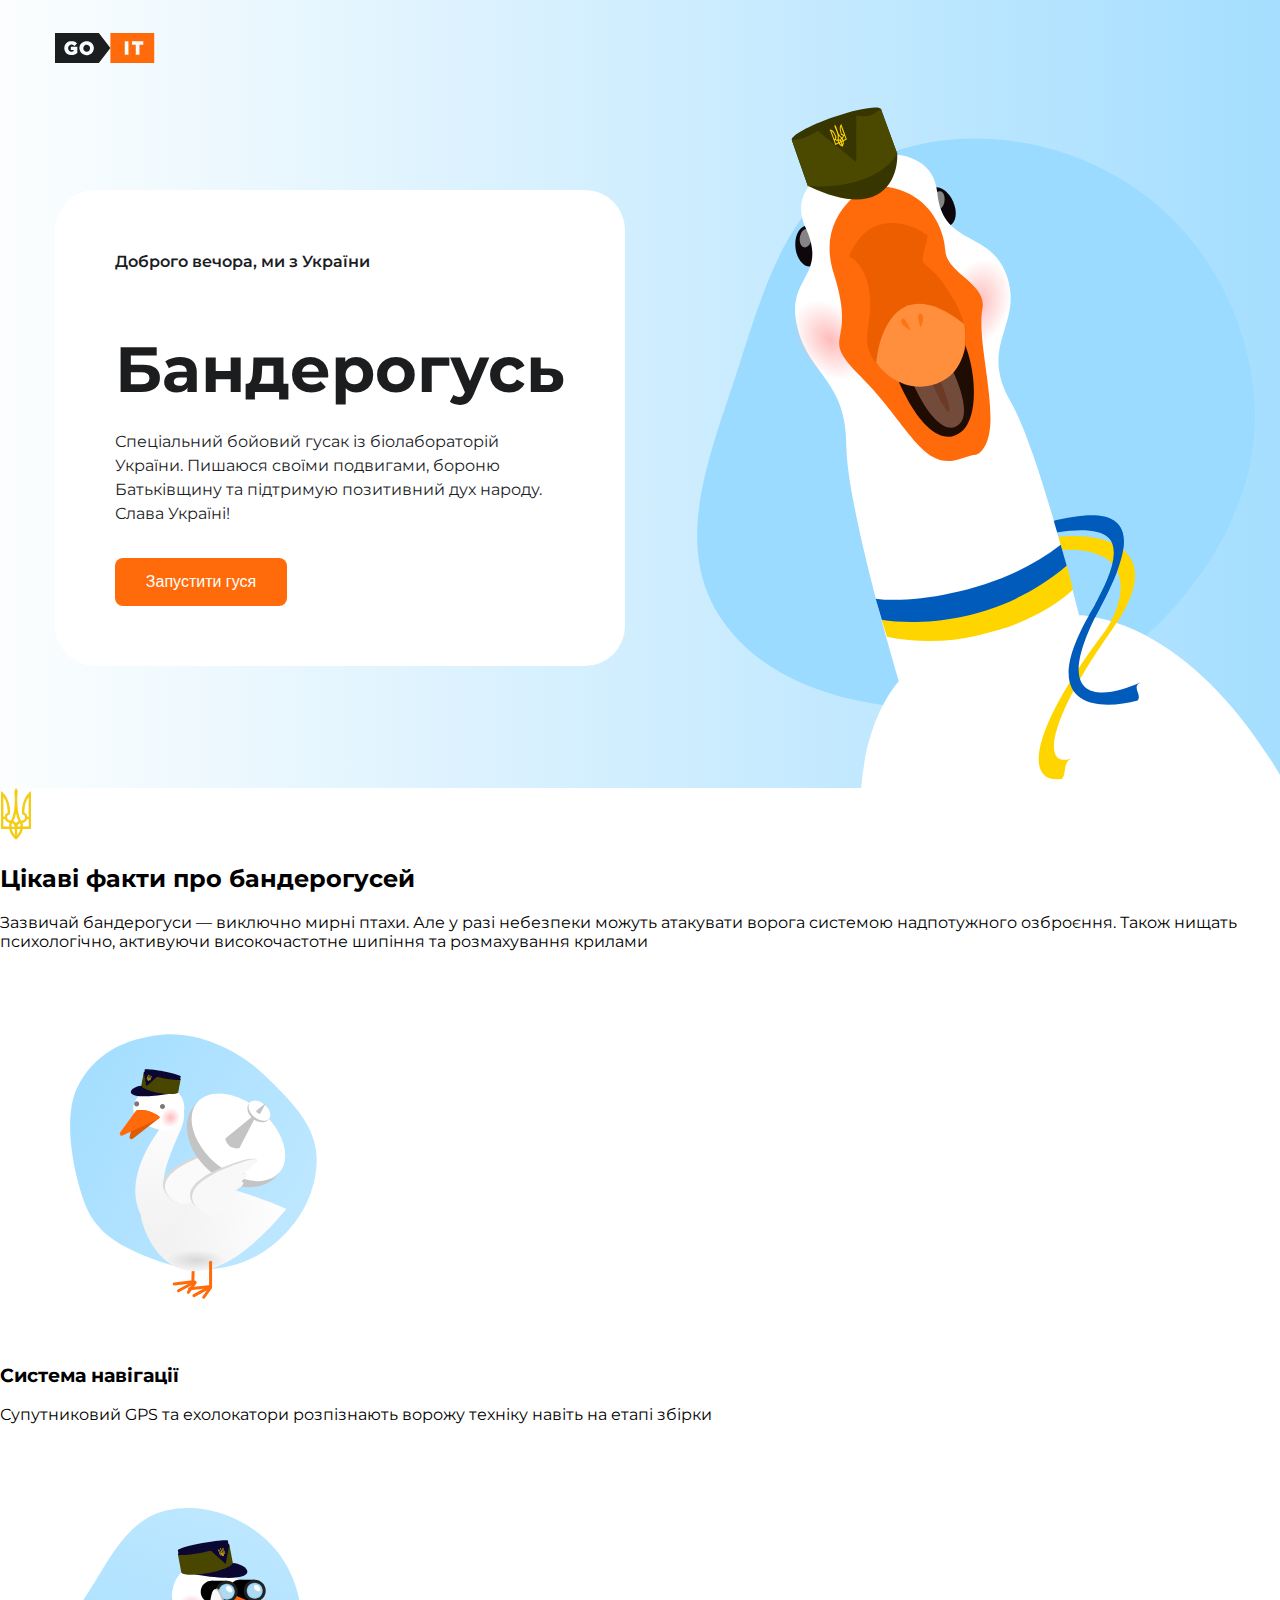
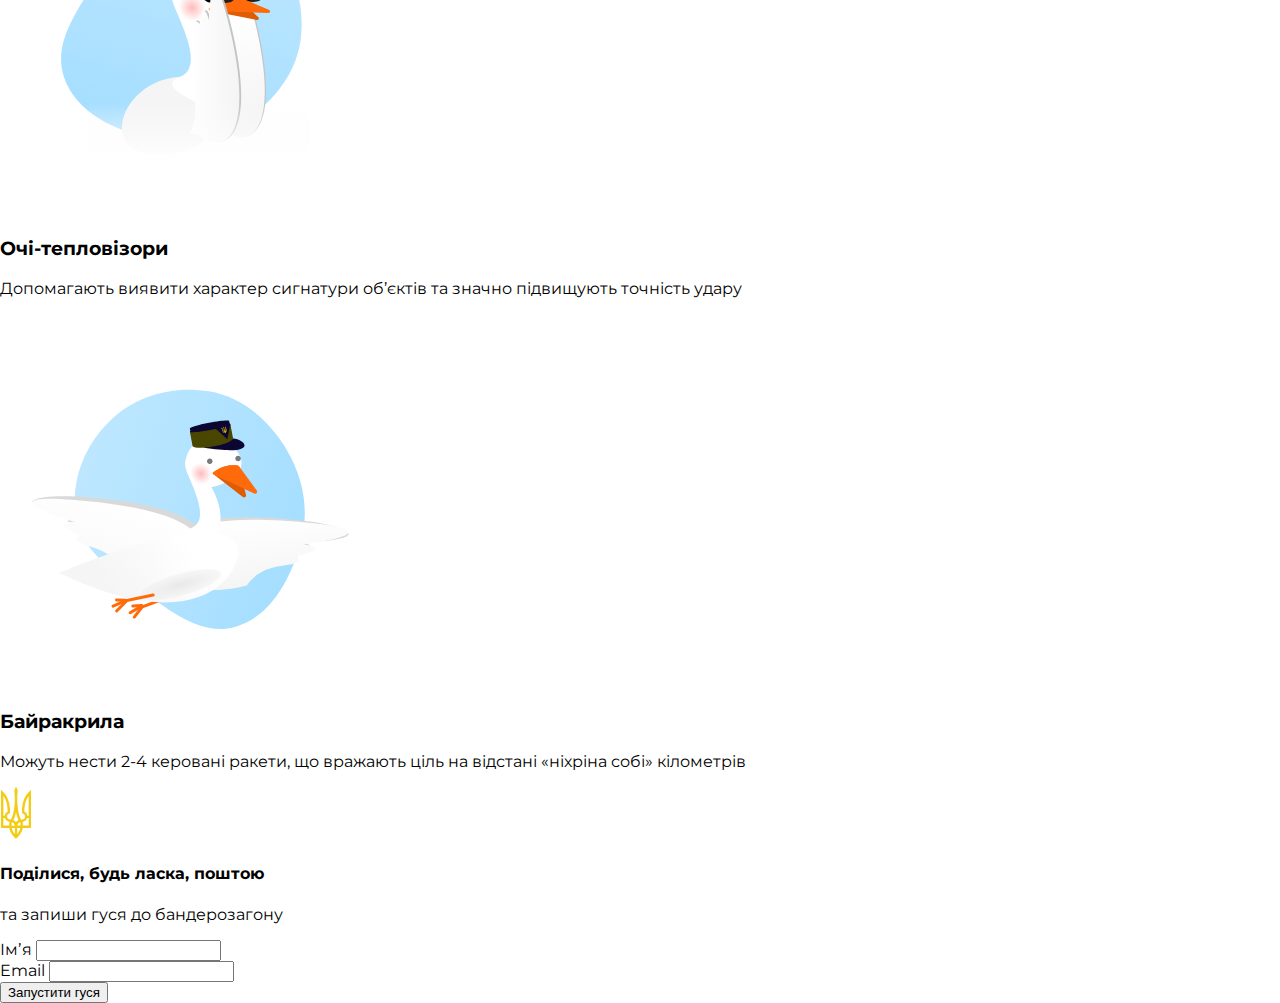
<file: 04 banderogus/index.html>
<!DOCTYPE html>
<html lang="en">
<head>
  <meta charset="UTF-8">
  <meta name="viewport" content="width=device-width, user-scalable=no, initial-scale=1.0, maximum-scale=1.0, minimum-scale=1.0">
  <meta http-equiv="X-UA-Compatible" content="ie=edge">
  <title>Banderogus</title>

  <link rel="preconnect" href="https://fonts.googleapis.com">
  <link rel="preconnect" href="https://fonts.gstatic.com" crossorigin>
  <link href="https://fonts.googleapis.com/css2?family=Montserrat:ital,wght@0,100..900;1,100..900&display=swap" rel="stylesheet">
  <link rel="stylesheet" href="css/styles.css">
  <link rel="preload" href="img/gus-anim.gif" as="image">
</head>
<body>
  <section class="main-page">
    <div class="logo-wrapper">
      <img src="img/logo.svg" alt="GoIT logo" class="logo">
    </div>
    <div class="wrapper">
      <div class="main-page-text-container">
        <p class="main-page-hello-text">Доброго вечора, ми з України</p>
        <h1 class="main-page-title">Бандерогусь</h1>
        <p class="main-page-description">Спеціальний бойовий гусак із біолабораторій України. Пишаюся своїми подвигами, бороню Батьківщину та підтримую позитивний дух народу. Слава Україні!</p>
        <button class="main-page-button" id="go-to-form-btn">Запустити гуся</button>
      </div>
      <img src="img/gus.svg" alt="Banderogus">
    </div>
  </section>

  <section class="facts">
    <img src="img/trezub.svg" alt="Trezub" class="facts-trezub">
    <h2 class="facts-title">Цікаві факти про бандерогусей</h2>
    <p class="facts-title-description">
      Зазвичай бандерогуси — виключно мирні птахи. Але у разі небезпеки можуть атакувати ворога системою надпотужного озброєння. Також нищать психологічно, активуючи високочастотне шипіння та розмахування крилами
    </p>

    <div class="facts-list">
      <div class="facts-item">
        <img src="img/gus1.svg" alt="Gus fact 1" />
        <h3 class="facts-item-title">Система навігації</h3>
        <p class="facts-item-description">
          Супутниковий GPS та ехолокатори розпізнають ворожу техніку навіть на етапі збірки
        </p>
      </div>

      <div class="facts-item">
        <img src="img/gus2.svg" alt="Gus fact 2" />
        <h3 class="facts-item-title">Очі-тепловізори</h3>
        <p class="facts-item-description">
          Допомагають виявити характер сигнатури об’єктів та значно підвищують точність удару
        </p>
      </div>

      <div class="facts-item">
        <img src="img/gus3.svg" alt="Gus fact 3" />
        <h3 class="facts-item-title">Байракрила</h3>
        <p class="facts-item-description">
          Можуть нести 2-4 керовані ракети, що вражають ціль на відстані «ніхріна собі» кілометрів
        </p>
      </div>
    </div>
  </section>

  <section class="form-container">
    <form action="#" class="form" id="form">
      <img src="img/trezub.svg" alt="Trezub" />
      <h4 class="form-title">Поділися, будь ласка, поштою</h4>
      <p class="form-description">та запиши гуся до бандерозагону</p>

      <div class="form-field">
        <label for="user-name" class="form-field-label">Імʼя</label>
        <input type="text" id="user-name" class="form-input" />
      </div>

      <div class="form-field">
        <label for="user-email" class="form-field-label">Email</label>
        <input type="email" id="user-email" class="form-input" />
      </div>

      <button class="form-button" id="launch-btn" type="submit">
        Запустити гуся
      </button>
    </form>
  </section>

  <script src="js/form.js"></script>
</body>
</html>
</file>
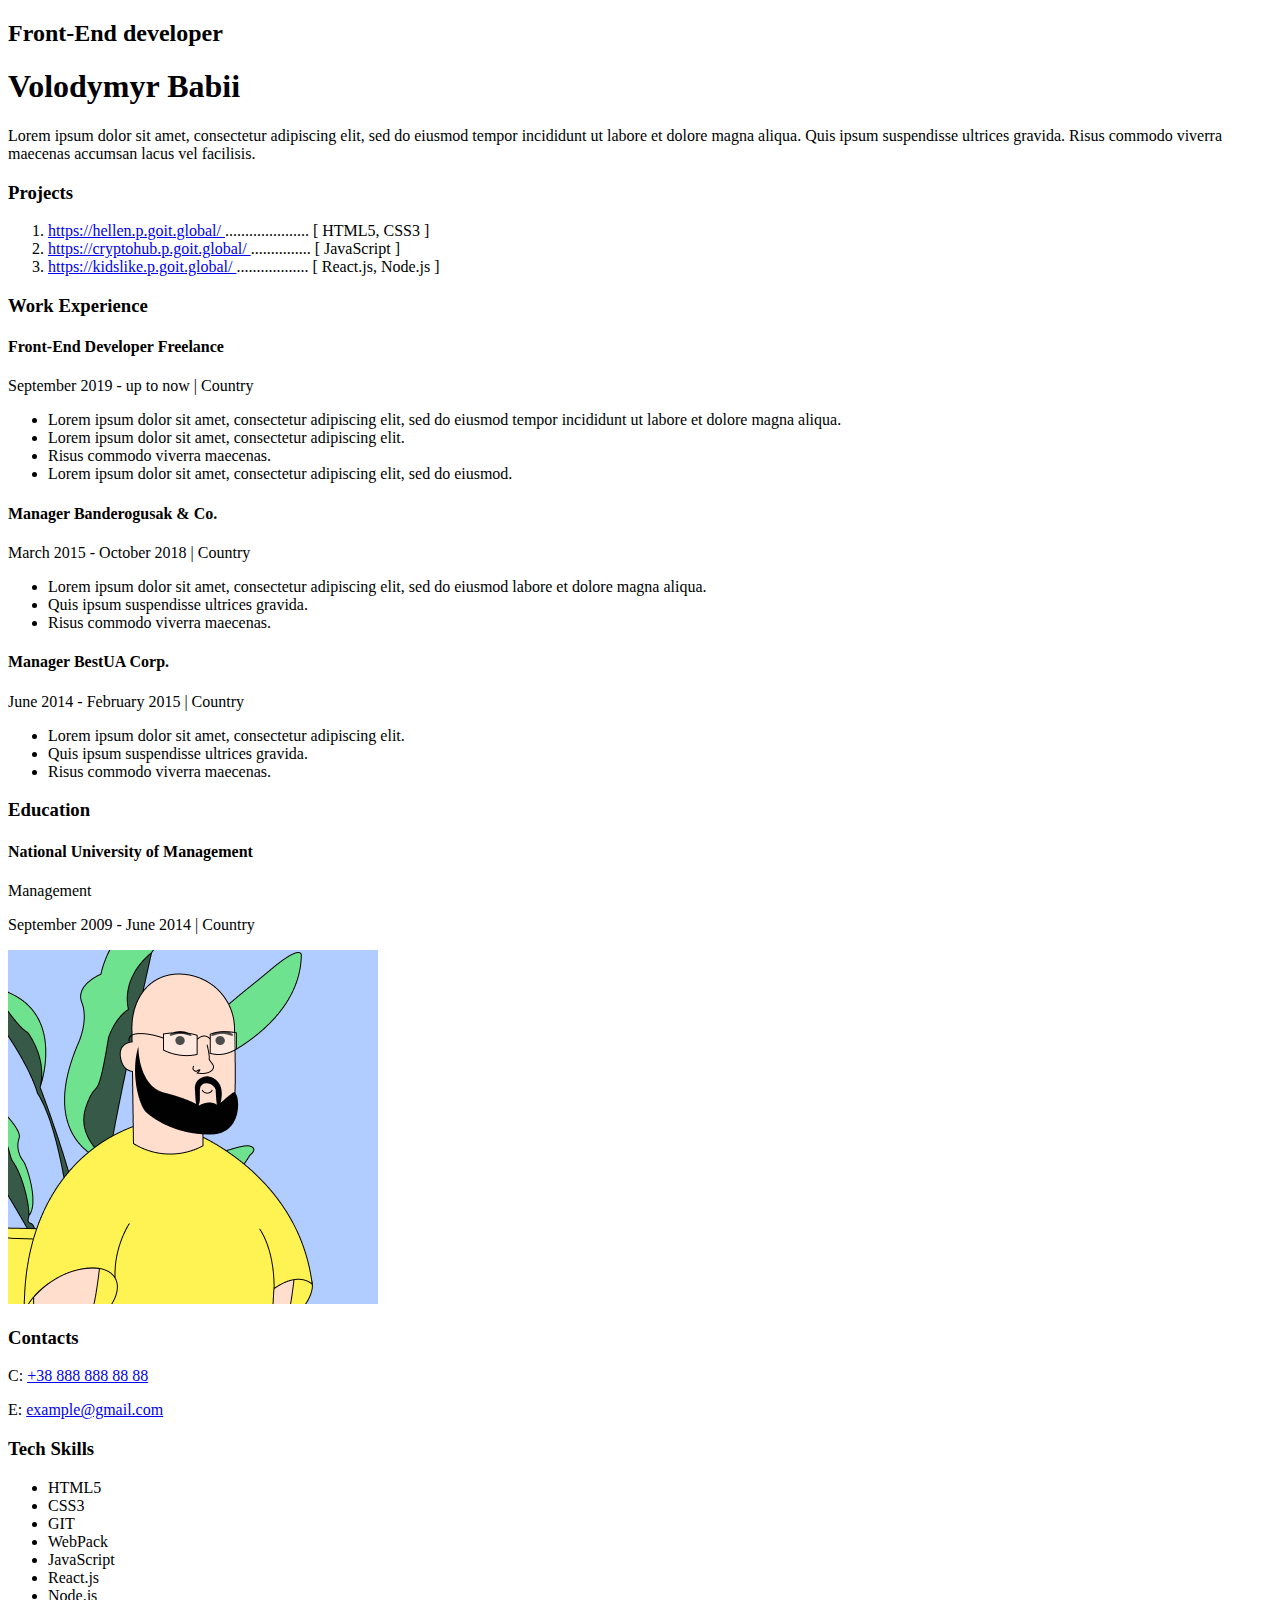
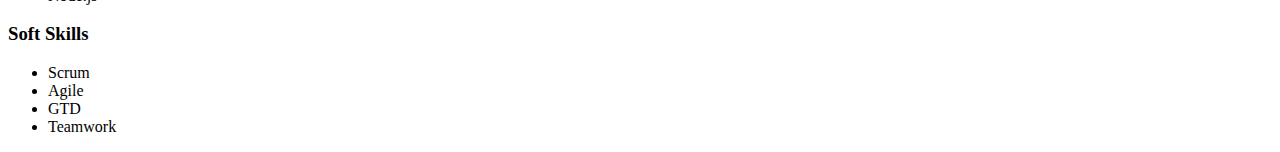
<file: 05 resume/index.html>
<!DOCTYPE html>
<html lang="en">
<head>
  <meta charset="UTF-8">
  <meta name="viewport" content="width=device-width, user-scalable=no, initial-scale=1.0, maximum-scale=1.0, minimum-scale=1.0">
  <meta http-equiv="X-UA-Compatible" content="ie=edge">
  <title>Resume</title>
</head>
<body>
  <div>
    <div>
      <h2>Front-End developer</h2>
      <h1>Volodymyr Babii</h1>
      <p>Lorem ipsum dolor sit amet, consectetur adipiscing elit, sed do eiusmod tempor incididunt ut labore et dolore magna aliqua. Quis ipsum suspendisse ultrices gravida. Risus commodo viverra maecenas accumsan lacus vel facilisis. </p>
    </div>
  </div>

  <div>
    <h3>Projects</h3>

    <ol>
      <li>
        <a href="https://hellen.p.goit.global/" target="_blank">
          https://hellen.p.goit.global/
        </a>
        .....................
        [ HTML5, CSS3 ]
      </li>
      <li>
        <a href="https://cryptohub.p.goit.global/" target="_blank">
          https://cryptohub.p.goit.global/
        </a>
        ...............
        [ JavaScript ]
      </li>
      <li>
        <a href="https://kidslike.p.goit.global/" target="_blank">
          https://kidslike.p.goit.global/
        </a>
        ..................
        [ React.js, Node.js ]
      </li>
    </ol>
  </div>

  <div>
    <h3>Work Experience</h3>

    <div>
      <h4>Front-End Developer Freelance</h4>
      <p>September 2019 - up to now   |   Country</p>
      <ul>
        <li>Lorem ipsum dolor sit amet, consectetur adipiscing elit, sed do eiusmod tempor incididunt ut labore et dolore magna aliqua.</li>
        <li>Lorem ipsum dolor sit amet, consectetur adipiscing elit.</li>
        <li>Risus commodo viverra maecenas.</li>
        <li>Lorem ipsum dolor sit amet, consectetur adipiscing elit, sed do eiusmod.</li>
      </ul>
    </div>
    <div>
      <h4>Manager Banderogusak & Co.</h4>
      <p>March 2015 - October 2018   |   Country</p>
      <ul>
        <li>Lorem ipsum dolor sit amet, consectetur adipiscing elit, sed do eiusmod labore et dolore magna aliqua.</li>
        <li>Quis ipsum suspendisse ultrices gravida.</li>
        <li>Risus commodo viverra maecenas.</li>
      </ul>
    </div>
    <div>
      <h4>Manager BestUA Corp.</h4>
      <p>June 2014 - February 2015   |   Country</p>
      <ul>
        <li>Lorem ipsum dolor sit amet, consectetur adipiscing elit.</li>
        <li>Quis ipsum suspendisse ultrices gravida.</li>
        <li>Risus commodo viverra maecenas.</li>
      </ul>
    </div>
  </div>

  <div>
    <h3>Education</h3>

    <div>
      <h4>National University of Management</h4>
      <p>Management</p>
      <p>September 2009 - June 2014   |   Country</p>
    </div>
  </div>

  <!-- Sidebar-->
  <aside>
    <img src="img/my-photo.png" alt="My photo" width="370">

    <div>
      <h3>Contacts</h3>

      <p>C: <a href="tel:+388888888888">+38 888 888 88 88</a></p>
      <p>E: <a href="mailto:example@gmail.com">example@gmail.com</a></p>
    </div>

    <div>
      <h3>Tech Skills</h3>

      <ul>
        <li>HTML5</li>
        <li>CSS3</li>
        <li>GIT</li>
        <li>WebPack</li>
        <li>JavaScript</li>
        <li>React.js</li>
        <li>Node.js</li>
      </ul>
    </div>

    <div>
      <h3>Soft Skills</h3>

      <ul>
        <li>Scrum</li>
        <li>Agile</li>
        <li>GTD</li>
        <li>Teamwork</li>
      </ul>
    </div>
  </aside>
</body>
</html>
</file>
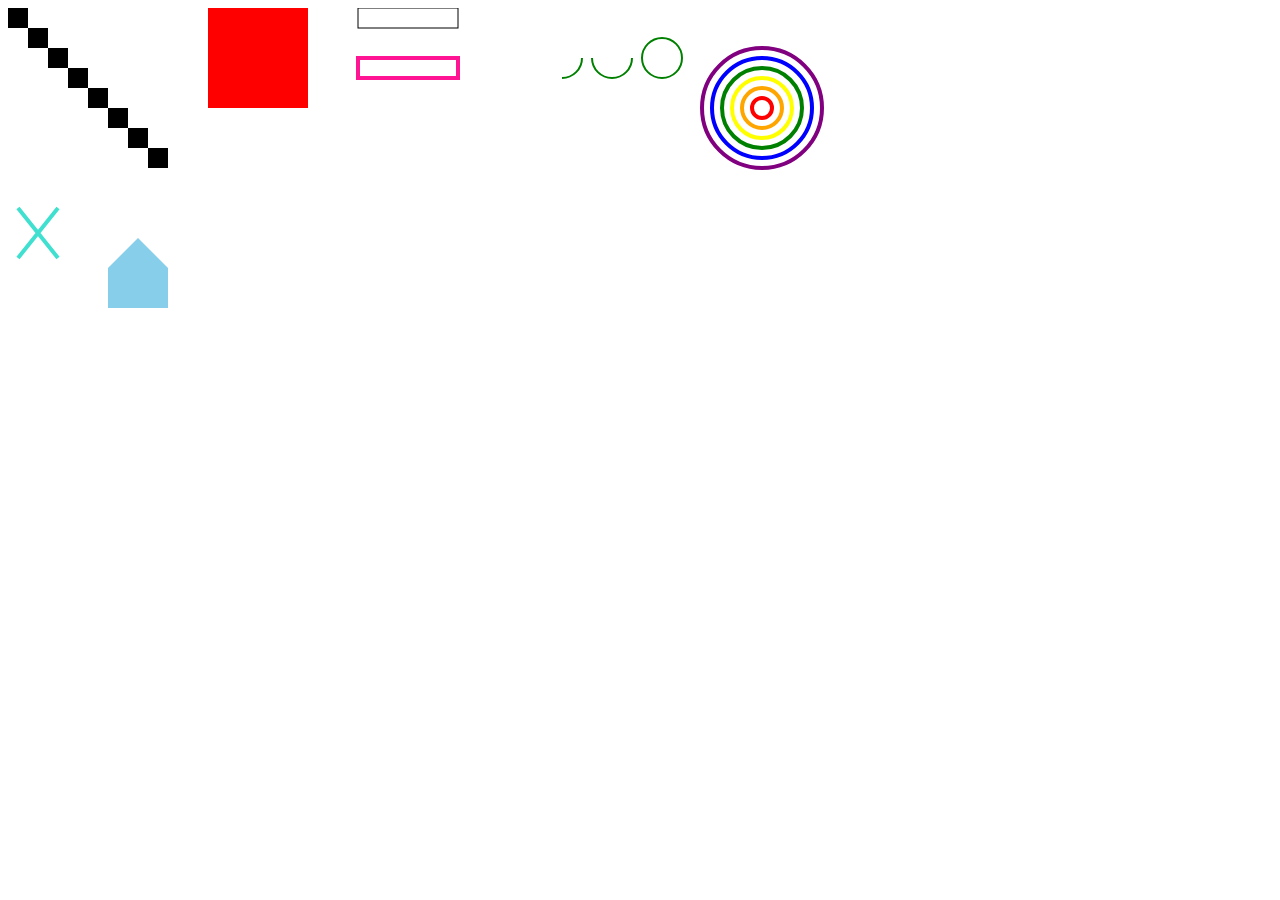
<file: 02 JavaScript For Kids - Nick Morgan/13 Base Canvas/index.html>
<!DOCTYPE html>
<html>
<head>
  <title>Canvas</title>
</head>
<body>
  <canvas id="canvas" width="500" height="400"></canvas>
  <canvas id="canvas2" width="500" height="400"></canvas>

  <script>
    var canvas = document.getElementById("canvas");
    var ctx = canvas.getContext("2d");
    // ctx.fillRect(0, 0, 10, 10);

    for (var i = 0; i < 8; i++) {
      ctx.fillRect(i * 20, i * 20, 20, 20);
    }

    ctx.fillStyle = "Red";
    ctx.fillRect(200, 0, 100, 100);

    ctx.strokeRect(350, 0, 100, 20);

    ctx.strokeStyle = "DeepPink";
    ctx.lineWidth = 4;
    ctx.strokeRect(350, 50, 100, 20);

    // x
    ctx.strokeStyle = "Turquoise";
    ctx.lineWidth = 4;
    ctx.beginPath();
    ctx.moveTo(10, 200)
    ctx.lineTo(50, 250)
    ctx.moveTo(10, 250)
    ctx.lineTo(50, 200)
    ctx.stroke()

    // House
    ctx.fillStyle = "SkyBlue";
    ctx.beginPath();
    ctx.moveTo(100, 300);
    ctx.lineTo(100, 260);
    ctx.lineTo(130, 230);
    ctx.lineTo(160, 260);
    ctx.lineTo(160, 300);
    ctx.lineTo(100, 300);
    ctx.fill();

    var canvas2 = document.getElementById("canvas2");
    var ctx2 = canvas2.getContext("2d");

    // Circle
    // Quarter
    ctx2.lineWidth = 2;
    ctx2.strokeStyle = "Green";
    ctx2.beginPath();
    ctx2.arc(50, 50, 20, 0, Math.PI / 2, false);
    ctx2.stroke();

    // Half
    ctx2.beginPath();
    ctx2.arc(100, 50, 20, 0, Math.PI, false);
    ctx2.stroke();

    // Full
    ctx2.beginPath();
    ctx2.arc(150, 50, 20, 0, Math.PI * 2, false);
    ctx2.stroke();

    var circle = function (x, y, radius) {
      ctx2.beginPath();
      ctx2.arc(x, y, radius, 0, Math.PI * 2, false);
      ctx2.stroke();
    };

    ctx2.lineWidth = 4;
    ctx2.strokeStyle = "Red";
    circle(250, 100, 10);
    ctx2.strokeStyle = "Orange";
    circle(250, 100, 20);
    ctx2.strokeStyle = "Yellow";
    circle(250, 100, 30);
    ctx2.strokeStyle = "Green";
    circle(250, 100, 40);
    ctx2.strokeStyle = "Blue";
    circle(250, 100, 50);
    ctx2.strokeStyle = "Purple";
    circle(250, 100, 60);
  </script>
</body>
</html>
</file>
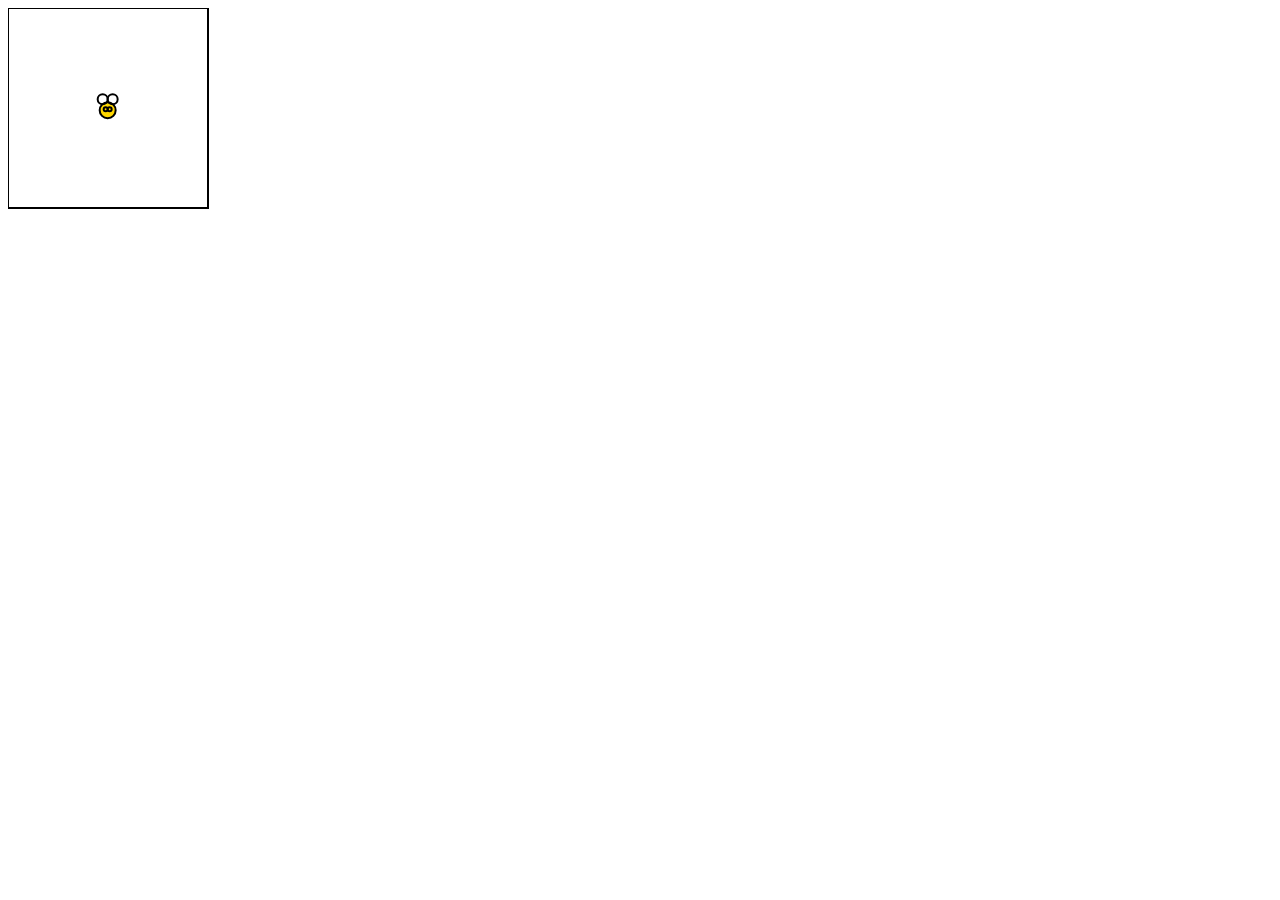
<file: 02 JavaScript For Kids - Nick Morgan/14 Moving Canvas/221_bee.html>
<!DOCTYPE html>
<html>
<head>
  <title>Canvas</title>
</head>
<body>
  <canvas id="canvas" width="500" height="400"></canvas>

  <script>
    var canvas = document.getElementById("canvas");
    var ctx = canvas.getContext("2d");


    // Move to right

    // var position = 0;

    // setInterval(function () {
    //   ctx.clearRect(0, 0, 200, 200);
    //   ctx.fillRect(position, 0, 20, 20);
    //   position++;

    //   if (position > 200) {
    //     position = 0;
    //   }
    // }, 30);


    // Growing
    // var canvas = document.getElementById("canvas");
    // var ctx = canvas.getContext("2d");
    // var size = 0;

    // setInterval(function () {
    //   ctx.clearRect(0, 0, 200, 200);
    //   ctx.fillRect(0, 0, size, size);
    //   size++;
    //   if (size > 200) {
    //     size = 0;
    //   }
    // }, 30);

    // Bee
    var circle = function (x, y, radius, fillCircle) {
      ctx.beginPath();
      ctx.arc(x, y, radius, 0, Math.PI * 2, false);

      if (fillCircle) {
        ctx.fill();
      } else {
        ctx.stroke();
      }
    }

    var drawBee = function (x, y) {
      ctx.lineWidth = 2;
      ctx.strokeStyle = "Black";
      ctx.fillStyle = "Gold";

      circle(x, y, 8, true);
      circle(x, y, 8, false);
      circle(x - 5, y - 11, 5, false);
      circle(x + 5, y - 11, 5, false);
      circle(x - 2, y - 1, 2, false);
      circle(x + 2, y - 1, 2, false);
    };

    var update = function (coordinate) {
      var offset = Math.random() * 4 - 2;
      coordinate += offset;

      if (coordinate > 200) {
        coordinate = 200;
      }

      if (coordinate < 0) {
        coordinate = 0
      }

      return coordinate;
    };


    var x = 100;
    var y = 100;

    setInterval(function () {
      ctx.clearRect(0, 0, 200, 200);
      drawBee(x, y);

      x = update(x);
      y = update(y);

      ctx.strokeRect(0, 0, 200, 200);
    }, 90);
  </script>
</body>
</html>
</file>
<file: 04 banderogus/css/styles.css>
body {
  font-family: "Montserrat", sans-serif;
  margin: 0;

}

.main-page {
  width: 100%;
  background: linear-gradient(270deg, #a5deff 0%, #fcfefe 100%);
}

.main-page-text-container {
  border-radius: 40px;
  background: #fff;
  padding: 60px;
  box-sizing: border-box;
}

.wrapper {
  margin: auto;
  display: flex;
  justify-content: space-between;
  align-items: center;
  width: 1170px;
}

.main-page-hello-text {
  font-weight: 600;
  font-size: 16px;
  line-height: 150%;
  color: #1b1d1f;
  margin-top: 0;
  margin-bottom: 60px;
}

.main-page-title {
  font-weight: 700;
  font-size: 64px;
  line-height: 112%;
  color: #1b1d1f;
  margin-top: 0;
  margin-bottom: 24px;
}

.main-page-description {
  font-weight: 400;
  font-size: 16px;
  line-height: 150%;
  color: #1b1d1f;
  margin-top: 0;
  margin-bottom: 32px;
}

.main-page-button {
  border: none;
  background: #ff6b0a;
  border-radius: 8px;
  padding: 12px 24px;
  width: 172px;
  height: 48px;
  cursor: pointer;

  font-weight: 400;
  font-size: 16px;
  line-height: 150%;
  color: #fff;
}

.logo-wrapper {
  width: 1170px;
  margin: auto;
}

.logo {
  margin-top: 32px;
}
</file>
